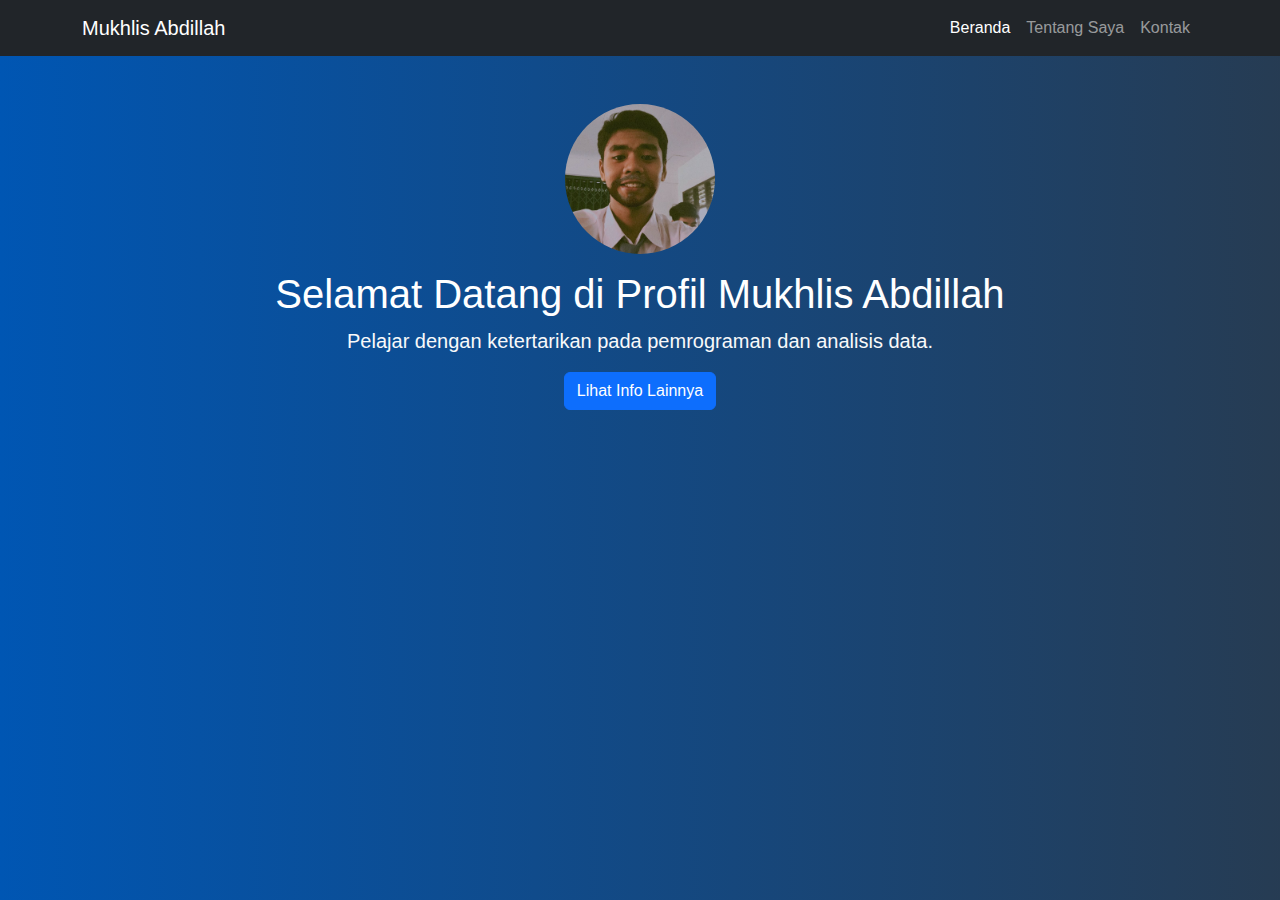
<file: index.html>
<!DOCTYPE html>
<html lang="en">
  <head>
    <meta charset="UTF-8" />
    <meta name="viewport" content="width=device-width, initial-scale=1.0" />
    <title>Beranda - Mukhlis Abdillah</title>
    <link
      href="https://cdn.jsdelivr.net/npm/bootstrap@5.3.0/dist/css/bootstrap.min.css"
      rel="stylesheet"
    />
    <link rel="stylesheet" href="style.css" />
  </head>
  <body>
    <!-- Navbar -->
    <nav class="navbar navbar-expand-lg navbar-dark bg-dark">
      <div class="container">
        <a class="navbar-brand" href="index.html">Mukhlis Abdillah</a>
        <button
          class="navbar-toggler"
          type="button"
          data-bs-toggle="collapse"
          data-bs-target="#navbarNav"
        >
          <span class="navbar-toggler-icon"></span>
        </button>
        <div class="collapse navbar-collapse" id="navbarNav">
          <ul class="navbar-nav ms-auto">
            <li class="nav-item">
              <a class="nav-link active" href="index.html">Beranda</a>
            </li>
            <li class="nav-item">
              <a class="nav-link" href="about.html">Tentang Saya</a>
            </li>
            <li class="nav-item">
              <a class="nav-link" href="contact.html">Kontak</a>
            </li>
          </ul>
        </div>
      </div>
    </nav>

    <!-- Profile Section -->
    <section class="profile-section container my-5 text-center">
      <img
        src="assets/profile.jpg"
        alt="Foto Mukhlis Abdillah"
        class="profile-img rounded-circle mb-3"
      />
      <h1>Selamat Datang di Profil Mukhlis Abdillah</h1>
      <p class="lead">
        Pelajar dengan ketertarikan pada pemrograman dan analisis data.
      </p>
      <button class="btn btn-primary" onclick="toggleMoreInfo()">
        Lihat Info Lainnya
      </button>

      <!-- Additional Information Section (Hidden by Default) -->
      <div id="more-info" class="mt-4 d-none">
        <p>Umur: 18 tahun</p>
        <p>Hobi: Mendengarkan musik, bermain game, dan coding</p>
        <p>Minat: Pemrograman Python, Data Science, dan Pembelajaran Mesin</p>
        <div class="social-links mt-3">
          <a
            href="https://github.com/mukhlisabdll"
            class="btn btn-outline-dark btn-sm mx-1"
            target="_blank"
            >GitHub</a
          >
          <a
            href="https://instagram.com/mukhlisabdll"
            class="btn btn-outline-dark btn-sm mx-1"
            target="_blank"
            >Instagram</a
          >
        </div>
      </div>
    </section>

    <script src="script.js"></script>
    <script src="https://cdn.jsdelivr.net/npm/bootstrap@5.3.0/dist/js/bootstrap.bundle.min.js"></script>
  </body>
</html>
</file>
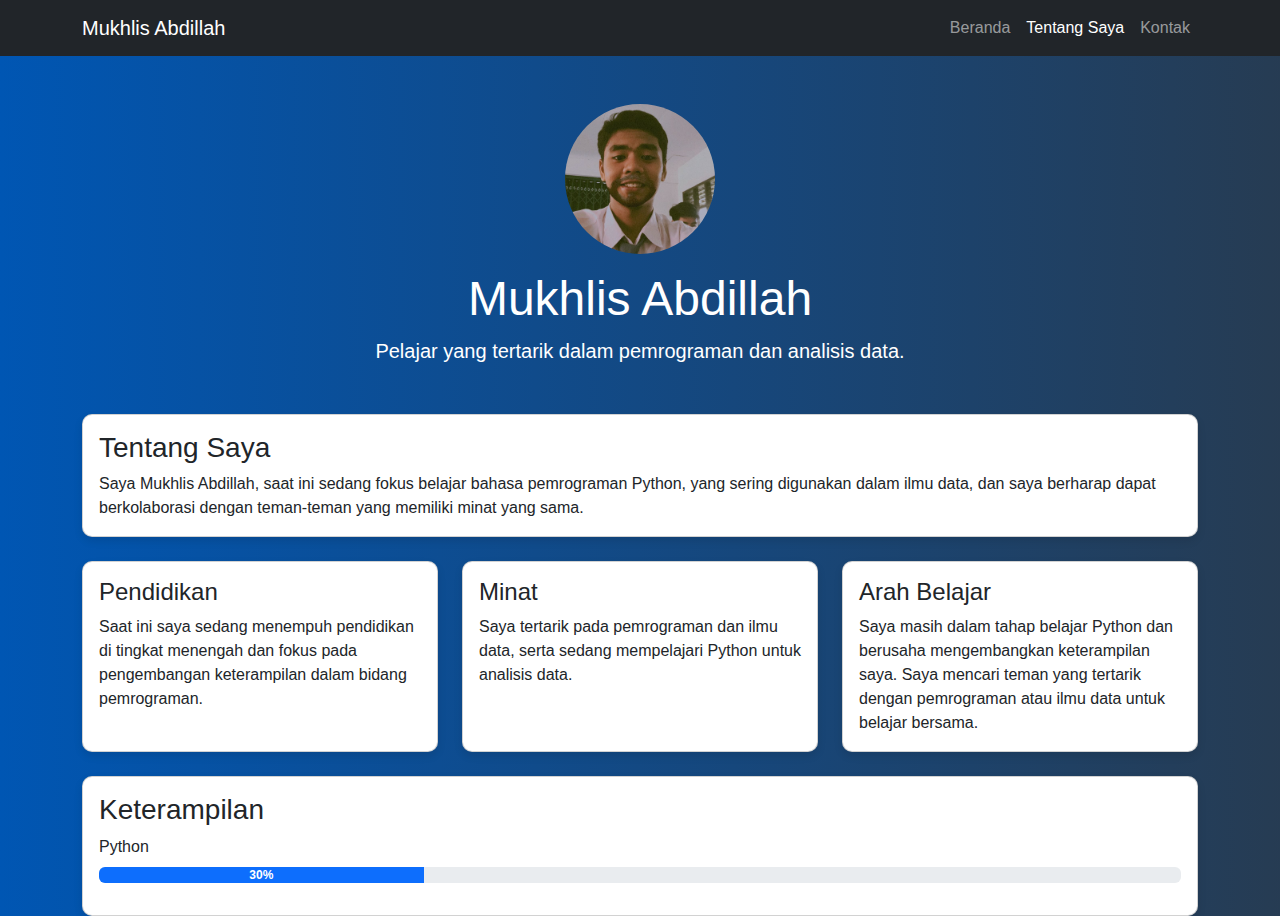
<file: about.html>
<!DOCTYPE html>
<html lang="en">
  <head>
    <meta charset="UTF-8" />
    <meta name="viewport" content="width=device-width, initial-scale=1.0" />
    <title>Tentang Saya - Mukhlis Abdillah</title>
    <link
      href="https://cdn.jsdelivr.net/npm/bootstrap@5.3.0/dist/css/bootstrap.min.css"
      rel="stylesheet"
    />
    <link rel="stylesheet" href="style.css" />
  </head>
  <body>
    <!-- Navbar -->
    <nav class="navbar navbar-expand-lg navbar-dark bg-dark">
      <div class="container">
        <a class="navbar-brand" href="index.html">Mukhlis Abdillah</a>
        <button
          class="navbar-toggler"
          type="button"
          data-bs-toggle="collapse"
          data-bs-target="#navbarNav"
        >
          <span class="navbar-toggler-icon"></span>
        </button>
        <div class="collapse navbar-collapse" id="navbarNav">
          <ul class="navbar-nav ms-auto">
            <li class="nav-item">
              <a class="nav-link" href="index.html">Beranda</a>
            </li>
            <li class="nav-item">
              <a class="nav-link active" href="about.html">Tentang Saya</a>
            </li>
            <li class="nav-item">
              <a class="nav-link" href="contact.html">Kontak</a>
            </li>
          </ul>
        </div>
      </div>
    </nav>

    <!-- Content Section -->
    <section class="container my-5">
      <div class="text-center mb-5">
        <img
          src="assets/profile.jpg"
          alt="Foto Mukhlis Abdillah"
          class="profile-img rounded-circle mb-3"
        />
        <h1 class="display-5">Mukhlis Abdillah</h1>
        <p class="lead">
          Pelajar yang tertarik dalam pemrograman dan analisis data.
        </p>
      </div>

      <!-- Biography Section -->
      <div class="card mb-4">
        <div class="card-body">
          <h3 class="card-title">Tentang Saya</h3>
          <p class="card-text">
            Saya Mukhlis Abdillah, saat ini sedang fokus belajar bahasa
            pemrograman Python, yang sering digunakan dalam ilmu data, dan saya
            berharap dapat berkolaborasi dengan teman-teman yang memiliki minat
            yang sama.
          </p>
        </div>
      </div>

      <!-- Additional Information Section -->
      <div class="row">
        <div class="col-md-4 mb-4">
          <div class="card h-100">
            <div class="card-body">
              <h4 class="card-title">Pendidikan</h4>
              <p class="card-text">
                Saat ini saya sedang menempuh pendidikan di tingkat menengah dan
                fokus pada pengembangan keterampilan dalam bidang pemrograman.
              </p>
            </div>
          </div>
        </div>
        <div class="col-md-4 mb-4">
          <div class="card h-100">
            <div class="card-body">
              <h4 class="card-title">Minat</h4>
              <p class="card-text">
                Saya tertarik pada pemrograman dan ilmu data, serta sedang
                mempelajari Python untuk analisis data.
              </p>
            </div>
          </div>
        </div>
        <div class="col-md-4 mb-4">
          <div class="card h-100">
            <div class="card-body">
              <h4 class="card-title">Arah Belajar</h4>
              <p class="card-text">
                Saya masih dalam tahap belajar Python dan berusaha mengembangkan
                keterampilan saya. Saya mencari teman yang tertarik dengan
                pemrograman atau ilmu data untuk belajar bersama.
              </p>
            </div>
          </div>
        </div>
      </div>

      <!-- Skills Section with Percentage -->
      <div class="card mb-4">
        <div class="card-body">
          <h3 class="card-title">Keterampilan</h3>
          <div class="mb-3">
            <label for="python-skill" class="form-label">Python</label>
            <div class="progress">
              <div
                class="progress-bar"
                role="progressbar"
                style="width: 30%"
                aria-valuenow="30"
                aria-valuemin="0"
                aria-valuemax="100"
              >
                30%
              </div>
            </div>
          </div>
        </div>
      </div>
    </section>

    <script src="https://cdn.jsdelivr.net/npm/bootstrap@5.3.0/dist/js/bootstrap.bundle.min.js"></script>
  </body>
</html>
</file>
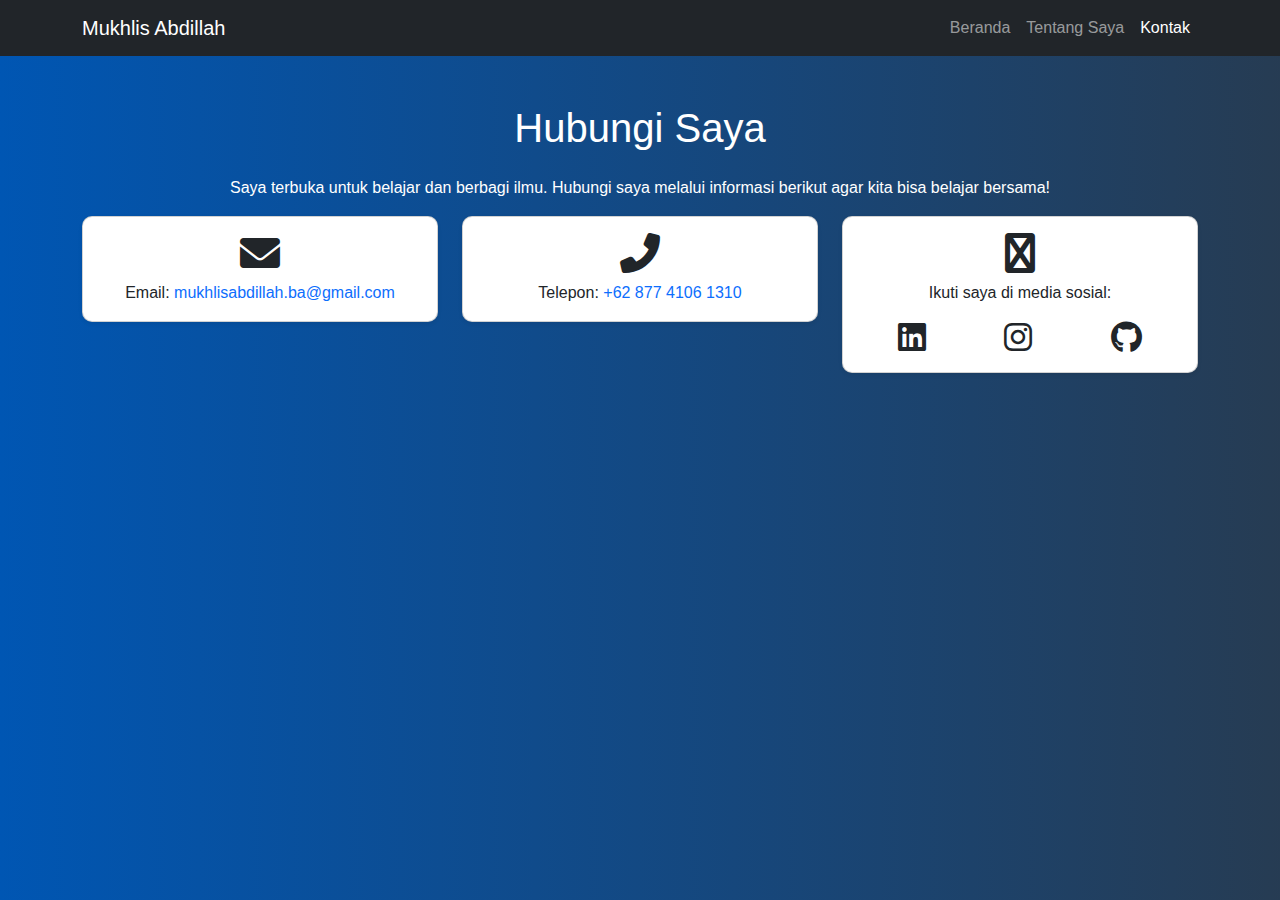
<file: contact.html>
<!DOCTYPE html>
<html lang="en">
  <head>
    <meta charset="UTF-8" />
    <meta name="viewport" content="width=device-width, initial-scale=1.0" />
    <title>Kontak - Mukhlis Abdillah</title>
    <link
      href="https://cdn.jsdelivr.net/npm/bootstrap@5.3.0/dist/css/bootstrap.min.css"
      rel="stylesheet"
    />
    <link
      href="https://cdnjs.cloudflare.com/ajax/libs/font-awesome/6.0.0-beta3/css/all.min.css"
      rel="stylesheet"
    />
    <link rel="stylesheet" href="style.css" />
  </head>
  <body>
    <!-- Navbar -->
    <nav class="navbar navbar-expand-lg navbar-dark bg-dark">
      <div class="container">
        <a class="navbar-brand" href="index.html">Mukhlis Abdillah</a>
        <button
          class="navbar-toggler"
          type="button"
          data-bs-toggle="collapse"
          data-bs-target="#navbarNav"
        >
          <span class="navbar-toggler-icon"></span>
        </button>
        <div class="collapse navbar-collapse" id="navbarNav">
          <ul class="navbar-nav ms-auto">
            <li class="nav-item">
              <a class="nav-link" href="index.html">Beranda</a>
            </li>
            <li class="nav-item">
              <a class="nav-link" href="about.html">Tentang Saya</a>
            </li>
            <li class="nav-item">
              <a class="nav-link active" href="contact.html">Kontak</a>
            </li>
          </ul>
        </div>
      </div>
    </nav>

    <!-- Contact Info Section -->
    <section class="container my-5">
      <h1 class="text-center mb-4">Hubungi Saya</h1>
      <p class="text-center">
        Saya terbuka untuk belajar dan berbagi ilmu. Hubungi saya melalui
        informasi berikut agar kita bisa belajar bersama!
      </p>

      <div class="row justify-content-center">
        <!-- Card for Email -->
        <div class="col-md-4 mb-3">
          <div class="card text-center shadow-sm">
            <div class="card-body">
              <h5 class="card-title"><i class="fas fa-envelope fa-2x"></i></h5>
              <p class="card-text">
                Email:
                <a
                  href="mailto:mukhlisabdillah.ba@gmail.com"
                  class="text-decoration-none"
                  >mukhlisabdillah.ba@gmail.com</a
                >
              </p>
            </div>
          </div>
        </div>

        <!-- Card for Phone -->
        <div class="col-md-4 mb-3">
          <div class="card text-center shadow-sm">
            <div class="card-body">
              <h5 class="card-title"><i class="fas fa-phone-alt fa-2x"></i></h5>
              <p class="card-text">
                Telepon:
                <a href="tel:+6287741061310" class="text-decoration-none"
                  >+62 877 4106 1310</a
                >
              </p>
            </div>
          </div>
        </div>

        <!-- Card for Social Media -->
        <div class="col-md-4 mb-3">
          <div class="card text-center shadow-sm">
            <div class="card-body">
              <h5 class="card-title"><i class="fab fa-share-alt fa-2x"></i></h5>
              <p class="card-text">Ikuti saya di media sosial:</p>
              <div class="d-flex justify-content-around">
                <a
                  href="https://www.linkedin.com/in/#"
                  target="_blank"
                  class="text-dark"
                >
                  <i class="fab fa-linkedin fa-2x"></i>
                </a>
                <a
                  href="https://www.instagram.com/mukhlisabdll"
                  target="_blank"
                  class="text-dark"
                >
                  <i class="fab fa-instagram fa-2x"></i>
                </a>
                <a
                  href="https://github.com/mukhlisabdll"
                  target="_blank"
                  class="text-dark"
                >
                  <i class="fab fa-github fa-2x"></i>
                </a>
              </div>
            </div>
          </div>
        </div>
      </div>
    </section>

    <script src="https://cdn.jsdelivr.net/npm/bootstrap@5.3.0/dist/js/bootstrap.bundle.min.js"></script>
  </body>
</html>
</file>
<file: style.css>
/* Gaya Umum */
body {
  font-family: "Arial", sans-serif;
  background: linear-gradient(270deg, #001f3f, #000000, #333333, #0056b3);
  background-size: 400% 400%;
  animation: gradient 15s ease infinite;
  height: 100vh;
  margin: 0;
  color: #fff; /* Menambahkan warna teks putih secara global */
}

@keyframes gradient {
  0% {
    background-position: 0% 50%;
  }
  50% {
    background-position: 100% 50%;
  }
  100% {
    background-position: 0% 50%;
  }
}

/* Navbar */
.navbar {
  margin-bottom: 20px;
}

/* Profil Section */
.profile-section {
  text-align: center;
}

.profile-img {
  width: 150px;
  height: 150px;
  object-fit: cover;
}

.profile-section h1 {
  font-size: 2.5rem;
  color: #fff; /* Mengubah warna teks menjadi putih agar kontras dengan latar belakang */
}

.profile-section .lead {
  font-size: 1.25rem;
  color: #f8f9fa; /* Warna teks terang agar lebih mudah dibaca */
}

/* Additional Information */
#more-info p {
  font-size: 1.1rem;
  color: #f8f9fa; /* Menyesuaikan warna teks agar terlihat kontras dengan latar belakang */
}

/* Card */
.card {
  border-radius: 10px;
  box-shadow: 0 4px 8px rgba(0, 0, 0, 0.1);
}

/* Progress Bar */
.progress-bar {
  font-weight: bold;
  color: #fff; /* Menyesuaikan warna teks pada progress bar agar kontras */
}

/* Tautan Sosial (GitHub dan Instagram) */
.social-links .btn {
  border-color: #fff; /* Mengubah warna border menjadi putih */
  color: #fff; /* Mengubah warna teks menjadi putih */
}

.social-links .btn:hover {
  background-color: #fff; /* Mengubah latar belakang tombol saat hover menjadi putih */
  color: #000; /* Mengubah warna teks menjadi hitam saat hover agar kontras */
}
</file>
